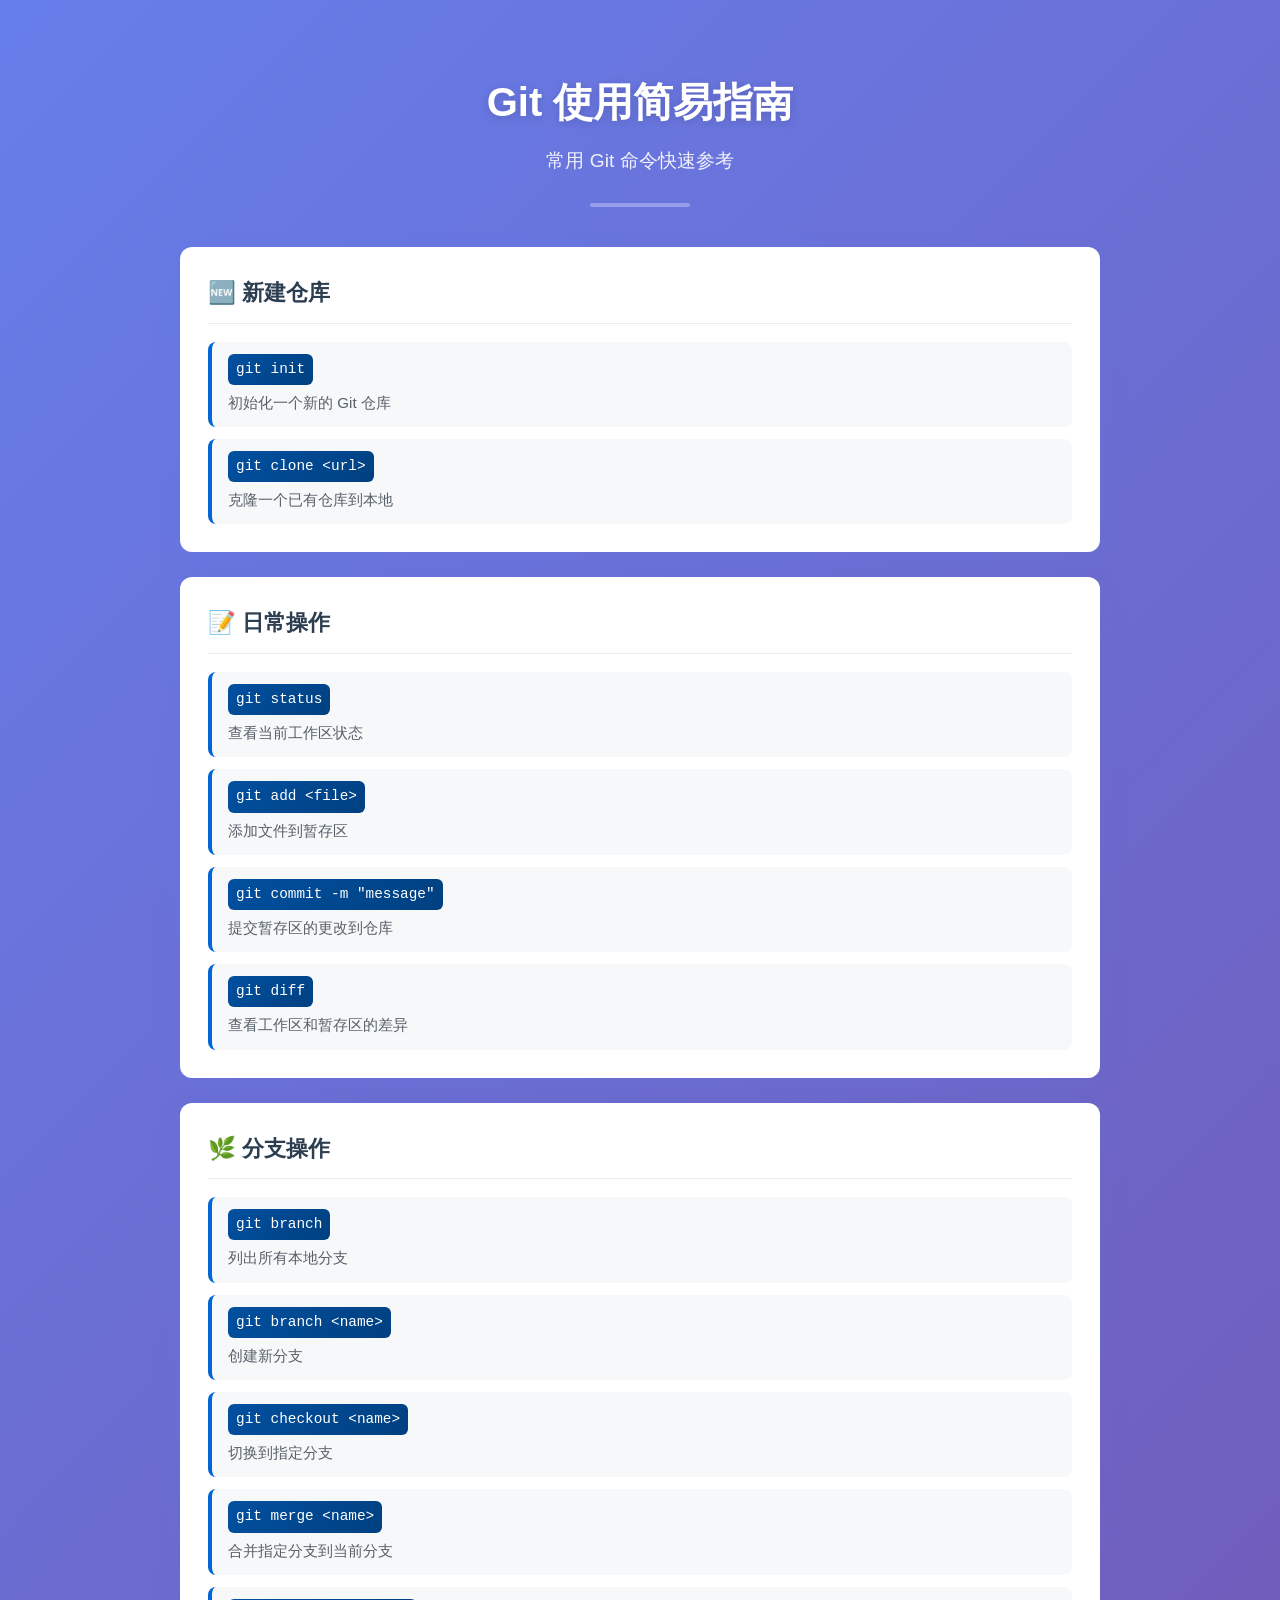
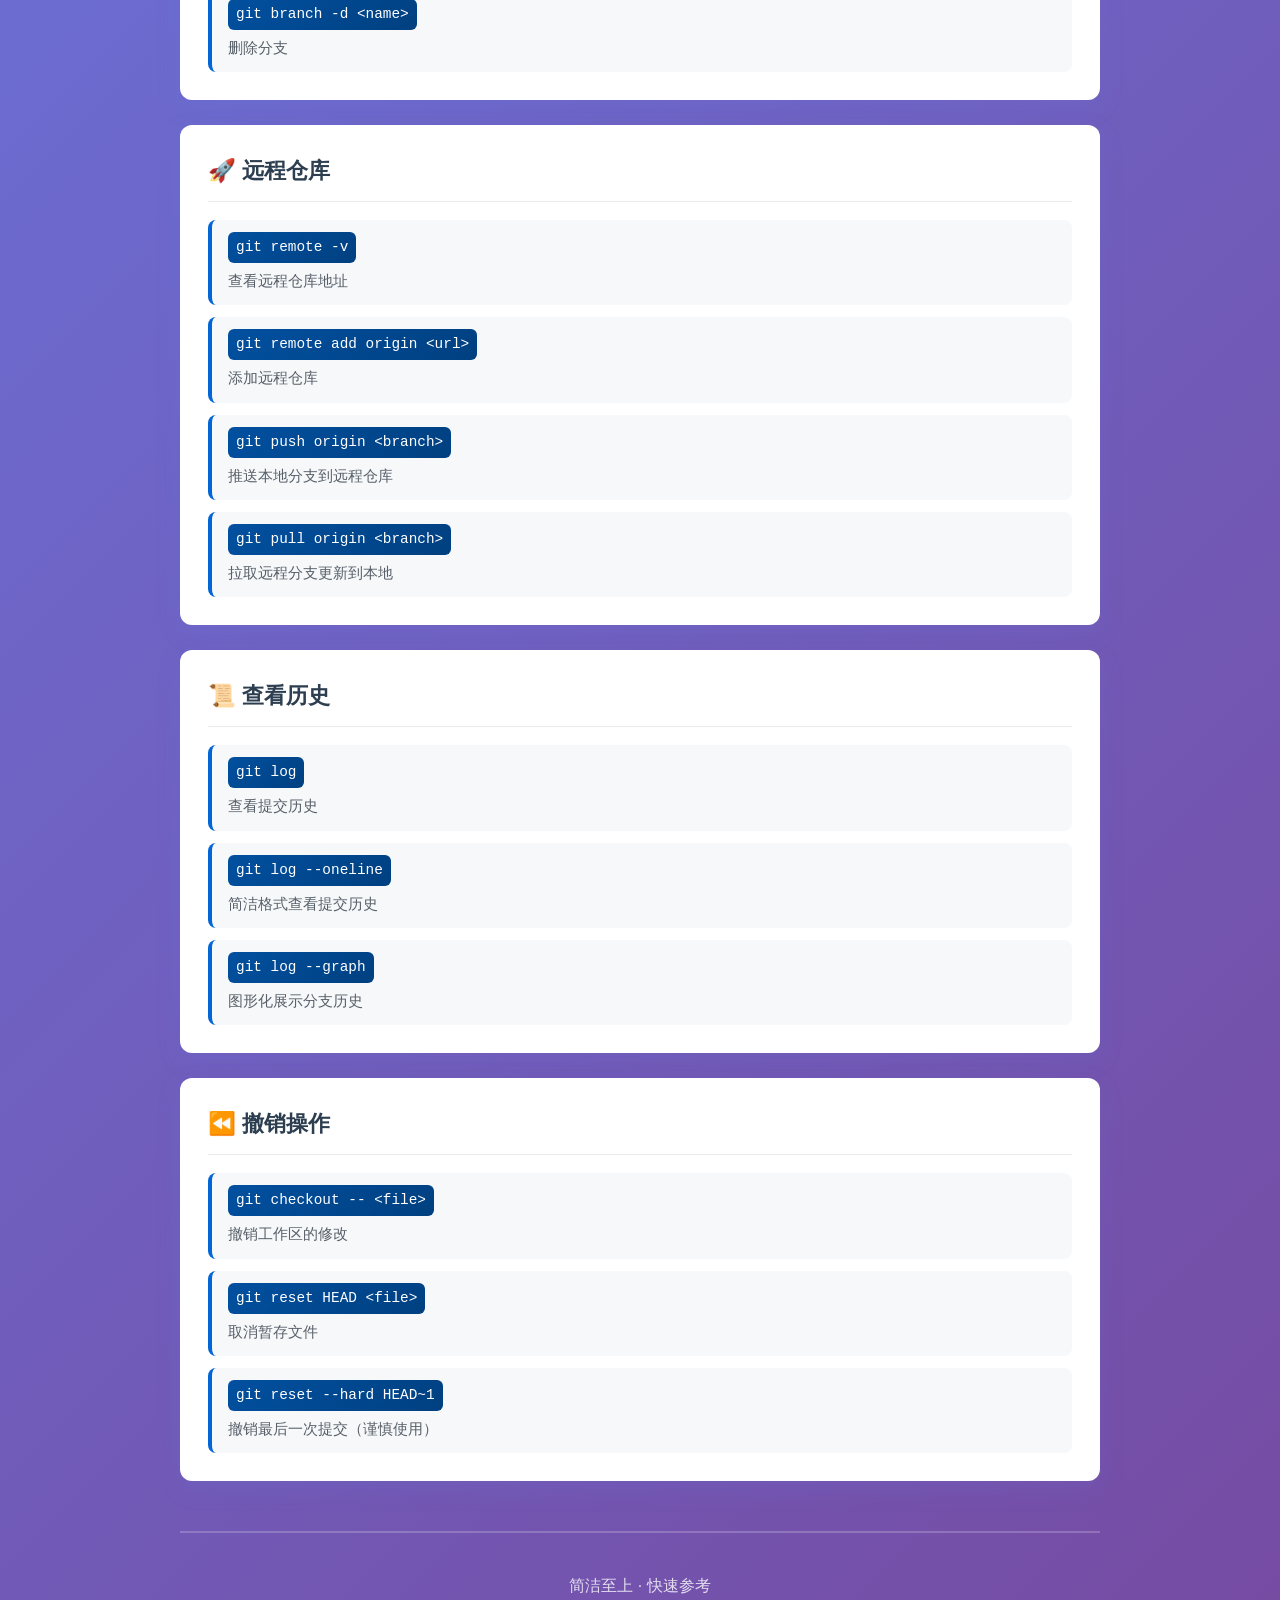
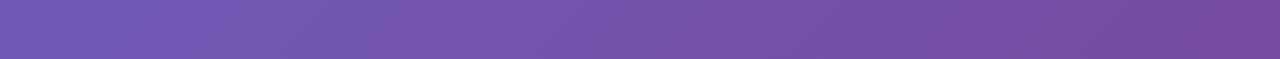
<file: index.html>
<!DOCTYPE html>
<html lang="zh-CN">
<head>
    <meta charset="UTF-8">
    <meta name="viewport" content="width=device-width, initial-scale=1.0">
    <title>Git 使用简易指南</title>
    <link rel="stylesheet" href="style.css">
</head>
<body>
    <header>
        <h1>Git 使用简易指南</h1>
        <p>常用 Git 命令快速参考</p>
    </header>

    <main>
        <section>
            <h2>🆕 新建仓库</h2>
            <div class="command-group">
                <div class="command-item">
                    <div class="command">git init</div>
                    <div class="description">初始化一个新的 Git 仓库</div>
                </div>
                <div class="command-item">
                    <div class="command">git clone &lt;url&gt;</div>
                    <div class="description">克隆一个已有仓库到本地</div>
                </div>
            </div>
        </section>

        <section>
            <h2>📝 日常操作</h2>
            <div class="command-group">
                <div class="command-item">
                    <div class="command">git status</div>
                    <div class="description">查看当前工作区状态</div>
                </div>
                <div class="command-item">
                    <div class="command">git add &lt;file&gt;</div>
                    <div class="description">添加文件到暂存区</div>
                </div>
                <div class="command-item">
                    <div class="command">git commit -m "message"</div>
                    <div class="description">提交暂存区的更改到仓库</div>
                </div>
                <div class="command-item">
                    <div class="command">git diff</div>
                    <div class="description">查看工作区和暂存区的差异</div>
                </div>
            </div>
        </section>

        <section>
            <h2>🌿 分支操作</h2>
            <div class="command-group">
                <div class="command-item">
                    <div class="command">git branch</div>
                    <div class="description">列出所有本地分支</div>
                </div>
                <div class="command-item">
                    <div class="command">git branch &lt;name&gt;</div>
                    <div class="description">创建新分支</div>
                </div>
                <div class="command-item">
                    <div class="command">git checkout &lt;name&gt;</div>
                    <div class="description">切换到指定分支</div>
                </div>
                <div class="command-item">
                    <div class="command">git merge &lt;name&gt;</div>
                    <div class="description">合并指定分支到当前分支</div>
                </div>
                <div class="command-item">
                    <div class="command">git branch -d &lt;name&gt;</div>
                    <div class="description">删除分支</div>
                </div>
            </div>
        </section>

        <section>
            <h2>🚀 远程仓库</h2>
            <div class="command-group">
                <div class="command-item">
                    <div class="command">git remote -v</div>
                    <div class="description">查看远程仓库地址</div>
                </div>
                <div class="command-item">
                    <div class="command">git remote add origin &lt;url&gt;</div>
                    <div class="description">添加远程仓库</div>
                </div>
                <div class="command-item">
                    <div class="command">git push origin &lt;branch&gt;</div>
                    <div class="description">推送本地分支到远程仓库</div>
                </div>
                <div class="command-item">
                    <div class="command">git pull origin &lt;branch&gt;</div>
                    <div class="description">拉取远程分支更新到本地</div>
                </div>
            </div>
        </section>

        <section>
            <h2>📜 查看历史</h2>
            <div class="command-group">
                <div class="command-item">
                    <div class="command">git log</div>
                    <div class="description">查看提交历史</div>
                </div>
                <div class="command-item">
                    <div class="command">git log --oneline</div>
                    <div class="description">简洁格式查看提交历史</div>
                </div>
                <div class="command-item">
                    <div class="command">git log --graph</div>
                    <div class="description">图形化展示分支历史</div>
                </div>
            </div>
        </section>

        <section>
            <h2>⏪ 撤销操作</h2>
            <div class="command-group">
                <div class="command-item">
                    <div class="command">git checkout -- &lt;file&gt;</div>
                    <div class="description">撤销工作区的修改</div>
                </div>
                <div class="command-item">
                    <div class="command">git reset HEAD &lt;file&gt;</div>
                    <div class="description">取消暂存文件</div>
                </div>
                <div class="command-item">
                    <div class="command">git reset --hard HEAD~1</div>
                    <div class="description">撤销最后一次提交（谨慎使用）</div>
                </div>
            </div>
        </section>
    </main>

    <footer>
        <p>简洁至上 · 快速参考</p>
    </footer>
</body>
</html>
</file>
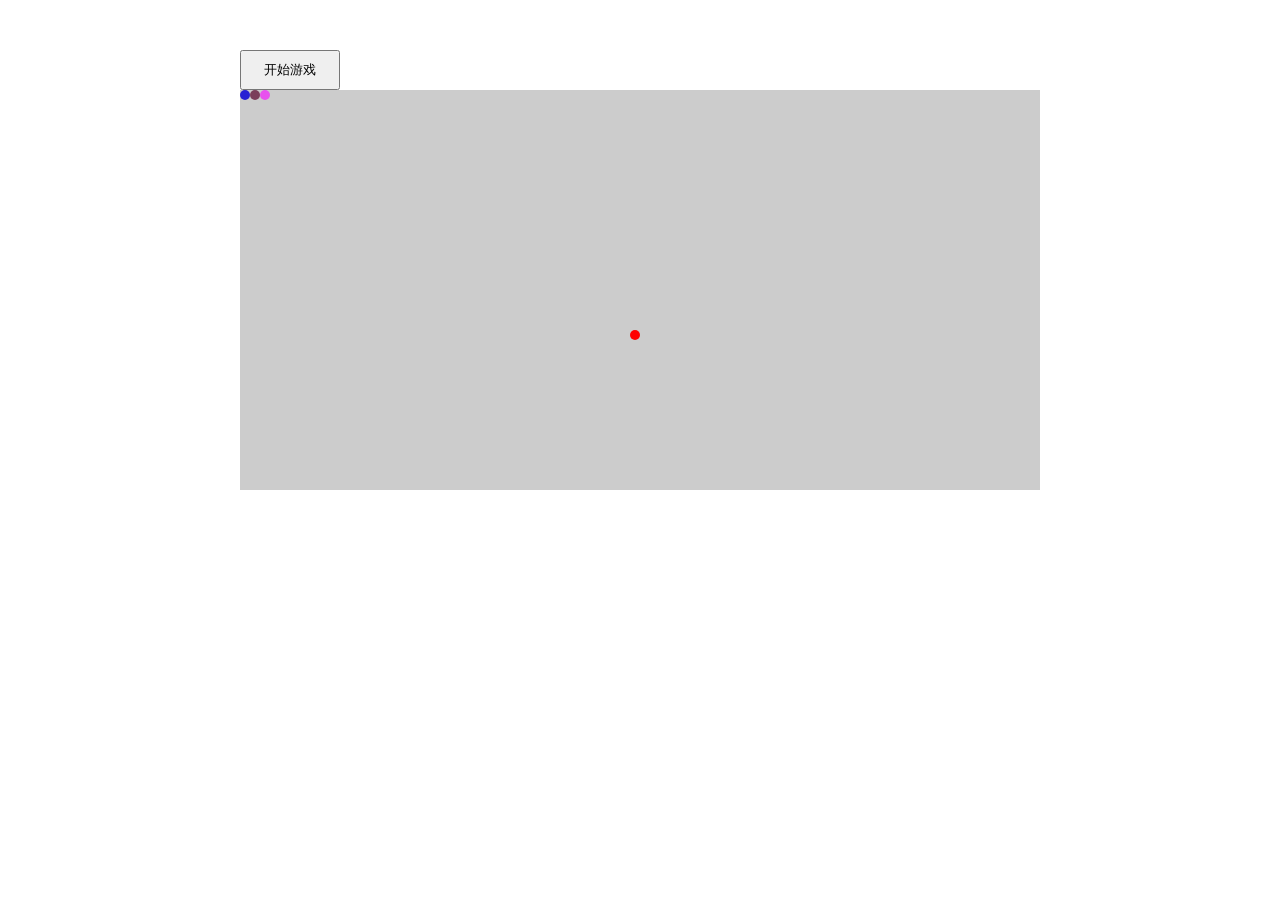
<file: greedy_snake.html>
<!doctype html>
<html lang="en">
<head>
    <meta charset="UTF-8">
    <meta name="viewport"
          content="width=device-width, user-scalable=no, initial-scale=1.0, maximum-scale=1.0, minimum-scale=1.0">
    <meta http-equiv="X-UA-Compatible" content="ie=edge">
    <title>Document</title>
    <style type="text/css">
        body {
            margin: 0;
            padding: 0;
        }
        .main {
            width: 800px;
            height: 400px;
            margin: 50px auto;
        }
        .btn {
            width: 100px;
            height: 40px;
        }
        .map {
            position: relative;
            width: 800px;
            height: 400px;
            background: #ccc;
        }
    </style>
</head>
<body>
	<div class="main">
    <button class="btn" id="begin">开始游戏</button>
    <div class="map" id="map"></div>

    <script type="text/javascript">
        var map = document.getElementById('map');
        // 使用构造方法创建蛇，
        function Snake(){
            // 设置蛇的宽、高、默认走的方向
            this.width = 10;
            this.height = 10;
            this.direction = 'right';

            // 记住蛇的状态，当吃完食物的时候，就要加一个，初始为3个小点为一个蛇，
            this.body = [
                {x:2, y:0},   // 蛇头，第一个点
                {x:1, y:0},   // 蛇脖子，第二个点
                {x:0, y:0}    // 蛇尾，第三个点
            ];

            // 显示蛇
            this.display = function() {
                // 创建蛇
                for (var i=0; i<this.body.length; i++) {
                    if (this.body[i].x != null) {   // 当吃到食物时，x==null，不能新建，不然会在0，0处新建一个
                        var s = document.createElement('div');
                        // 将节点保存到状态中，以便于后面删除
                        this.body[i].flag = s;
                        // 设置宽高
                        s.style.width = this.width + 'px';
                        s.style.height = this.height + 'px';
                        s.style.borderRadius =  "50%";
                        s.style.background = "rgb(" + Math.floor(Math.random()*256) + "," + Math.floor(Math.random()*256) + "," + Math.floor(Math.random()*256) + ")";
                        // 设置位置
                        s.style.position = 'absolute';
                        s.style.left = this.body[i].x * this.width + 'px';
                        s.style.top = this.body[i].y * this.height + 'px';
                        // 添加进去
                        map.appendChild(s);
                    }
                }
            };

            // 让蛇跑起来,后一个元素到前一个元素的位置
            // 蛇头根据方向处理，所以i不能等于0
            this.run = function() {
                // 后一个元素到前一个元素的位置
                for (var i=this.body.length-1; i>0; i--) {
                    this.body[i].x = this.body[i-1].x;
                    this.body[i].y = this.body[i-1].y;
                }

                // 根据方向处理蛇头
                switch(this.direction)
                {
                    case "left":
                        this.body[0].x -= 1;
                        break;
                    case "right":
                        this.body[0].x += 1;
                        break;
                    case "up":
                        this.body[0].y -= 1;
                        break;
                    case "down":
                        this.body[0].y += 1;
                        break;
                }

                // 判断是否出界,一蛇头判断,出界的话，
                if (this.body[0].x < 0 || this.body[0].x > 79 || this.body[0].y < 0 || this.body[0].y > 39) {
                    clearInterval(timer);   // 清除定时器，
                    alert("你瞎吗？撞死了！");
                    // 删除旧的
                    for (var i=0; i<this.body.length; i++) {
                        if (this.body[i].flag != null) {   // 如果刚吃完就死掉，会加一个值为null的
                            map.removeChild(this.body[i].flag);
                        }
                    }
                    this.body = [   // 回到初始状态，
                        {x:2, y:0},
                        {x:1, y:0},
                        {x:0, y:0}
                    ];
                    this.direction = 'right';
                    this.display();   // 显示初始状态
                    return false;   // 结束
                }

                // 判断蛇头吃到食物，xy坐标重合，
                if (this.body[0].x == food.x && this.body[0].y == food.y) {
                    // 蛇加一节，因为根据最后节点定，下面display时，会自动赋值的
                    this.body.push({x:null, y:null, flag: null});

                    // 清除食物,重新生成食物
                    map.removeChild(food.flag);
                    food.display();
                }

                // 吃到自己死亡，从第五个开始与头判断，因为前四个永远撞不到
                for (var i=4; i<this.body.length; i++) {
                    if (this.body[0].x == this.body[i].x && this.body[0].y == this.body[i].y) {
                        clearInterval(timer);   // 清除定时器，
                        alert("傻子！你怎么能吃自己呢？");
                        // 删除旧的
                        for (var i=0; i<this.body.length; i++) {
                            if (this.body[i].flag != null) {   // 如果刚吃完就死掉，会加一个值为null的
                                map.removeChild(this.body[i].flag);
                            }
                        }
                        this.body = [   // 回到初始状态，
                            {x:2, y:0},
                            {x:1, y:0},
                            {x:0, y:0}
                        ];
                        this.direction = 'right';
                        this.display();   // 显示初始状态
                        return false;   // 结束
                    }
                }

                // 先删掉初始的蛇，在显示新蛇
                for (var i=0; i<this.body.length; i++) {
                    if (this.body[i].flag != null) {   // 当吃到食物时，flag是等于null，且不能删除
                        map.removeChild(this.body[i].flag);
                    }
                }

                // 重新显示蛇
                this.display();

            }
        }

        // 构造食物
        function Food()
        {
            this.width = 10;
            this.height = 10;

            this.display = function() {
                var f = document.createElement('div');
                this.flag = f;
                f.style.width = this.width + 'px';
                f.style.height = this.height + 'px';
                f.style.background = 'red';
                f.style.borderRadius = '50%';
                f.style.position = 'absolute';
                this.x = Math.floor(Math.random()*80);
                this.y = Math.floor(Math.random()*40);
                f.style.left = this.x * this.width + 'px';
                f.style.top = this.y * this.height + 'px';
                map.appendChild(f);
            }
        }

        var snake = new Snake();
        var food = new Food();
        snake.display();   // 初始化显示
        food.display();

        // 给body加按键事件，上下左右
        document.body.onkeydown = function(e) {
            // 有事件对象就用事件对象，没有就自己创建一个，兼容低版本浏览器
            var ev = e || window.event;

            switch(ev.keyCode)
            {
                case 38:
                    if (snake.direction != 'down') {   // 不允许返回，向上的时候不能向下
                        snake.direction = "up";
                    }
                    break;
                case 40:
                    if (snake.direction != "up") {
                        snake.direction = "down";
                    }
                    break;
                case 37:
                    if (snake.direction != "right") {
                        snake.direction = "left";
                    }
                    break;
                case 39:
                    if (snake.direction != "left") {
                        snake.direction = "right";
                    }
                    break;
            }
        };

        // 点击开始时，动起来
        var begin = document.getElementById('begin');
        var timer;
        begin.onclick = function() {
            clearInterval(timer);
            // timer = setInterval(snake.run(), 500);   // 先执行run函数，把执行得到的结果，每500毫秒执行一次，不会在执行内部代码
            timer = setInterval("snake.run()", 100);  // 小技巧，每500毫秒执行字符串，字符串执行内部代码
        };


    </script>
</div>
</body>
</html>
</file>
<file: style.css>
html {
    scroll-behavior: smooth;
}

* {
    box-sizing: border-box;
    margin: 0;
    padding: 0;
}

body {
    background: linear-gradient(135deg, #667eea 0%, #764ba2 100%);
    color: #333;
    font-family: -apple-system, BlinkMacSystemFont, "Segoe UI", Roboto, "Helvetica Neue", Arial, sans-serif;
    line-height: 1.6;
    margin: 0 auto;
    max-width: 960px;
    min-height: 100vh;
    padding: 30px 20px;
}

header {
    border-bottom: none;
    margin-bottom: 40px;
    padding: 40px 0 30px;
    position: relative;
    text-align: center;
}

header::after {
    background: rgba(255, 255, 255, 0.3);
    border-radius: 2px;
    bottom: 0;
    content: '';
    height: 4px;
    left: 50%;
    position: absolute;
    transform: translateX(-50%);
    width: 100px;
}

header h1 {
    color: #ffffff;
    font-size: 2.5rem;
    margin-bottom: 12px;
    text-shadow: 0 2px 8px rgba(0, 0, 0, 0.15);
}

header p {
    color: rgba(255, 255, 255, 0.9);
    font-size: 1.2rem;
}

main {
    display: grid;
    gap: 25px;
}

section {
    background: white;
    border-radius: 12px;
    box-shadow: 0 8px 24px rgba(102, 126, 234, 0.15);
    padding: 28px;
    transition: transform 0.2s ease, box-shadow 0.2s ease;
}

section:hover {
    box-shadow: 0 12px 32px rgba(102, 126, 234, 0.2);
    transform: translateY(-2px);
}

section h2 {
    border-bottom: 1px solid #eaecef;
    color: #2c3e50;
    font-size: 1.4rem;
    margin-bottom: 18px;
    padding-bottom: 12px;
}

.command-group {
    display: grid;
    gap: 12px;
}

.command-item {
    background-color: #f6f8fa;
    border-left: 4px solid #0366d6;
    border-radius: 8px;
    padding: 12px 16px;
    transition: background-color 0.2s ease, transform 0.2s ease;
}

.command-item:hover {
    background-color: #eef3ff;
    transform: translateX(2px);
}

.command {
    background: linear-gradient(135deg, #0250a0 0%, #004080 100%);
    border-radius: 6px;
    color: #ffffff;
    display: inline-block;
    font-family: "SFMono-Regular", Consolas, "Liberation Mono", Menlo, monospace;
    font-size: 0.9rem;
    font-weight: 500;
    margin-bottom: 6px;
    padding: 4px 8px;
}

.description {
    color: #586069;
    font-size: 0.95rem;
}

footer {
    border-top: 2px solid rgba(255, 255, 255, 0.2);
    color: rgba(255, 255, 255, 0.8);
    margin-top: 50px;
    padding: 40px 0 30px;
    text-align: center;
}

/* 移动端适配 */
@media (max-width: 600px) {
    body {
        padding: 15px 10px;
    }

    header h1 {
        font-size: 1.8rem;
    }

    section {
        padding: 18px;
    }

    .command {
        font-size: 0.85rem;
    }
}
</file>
